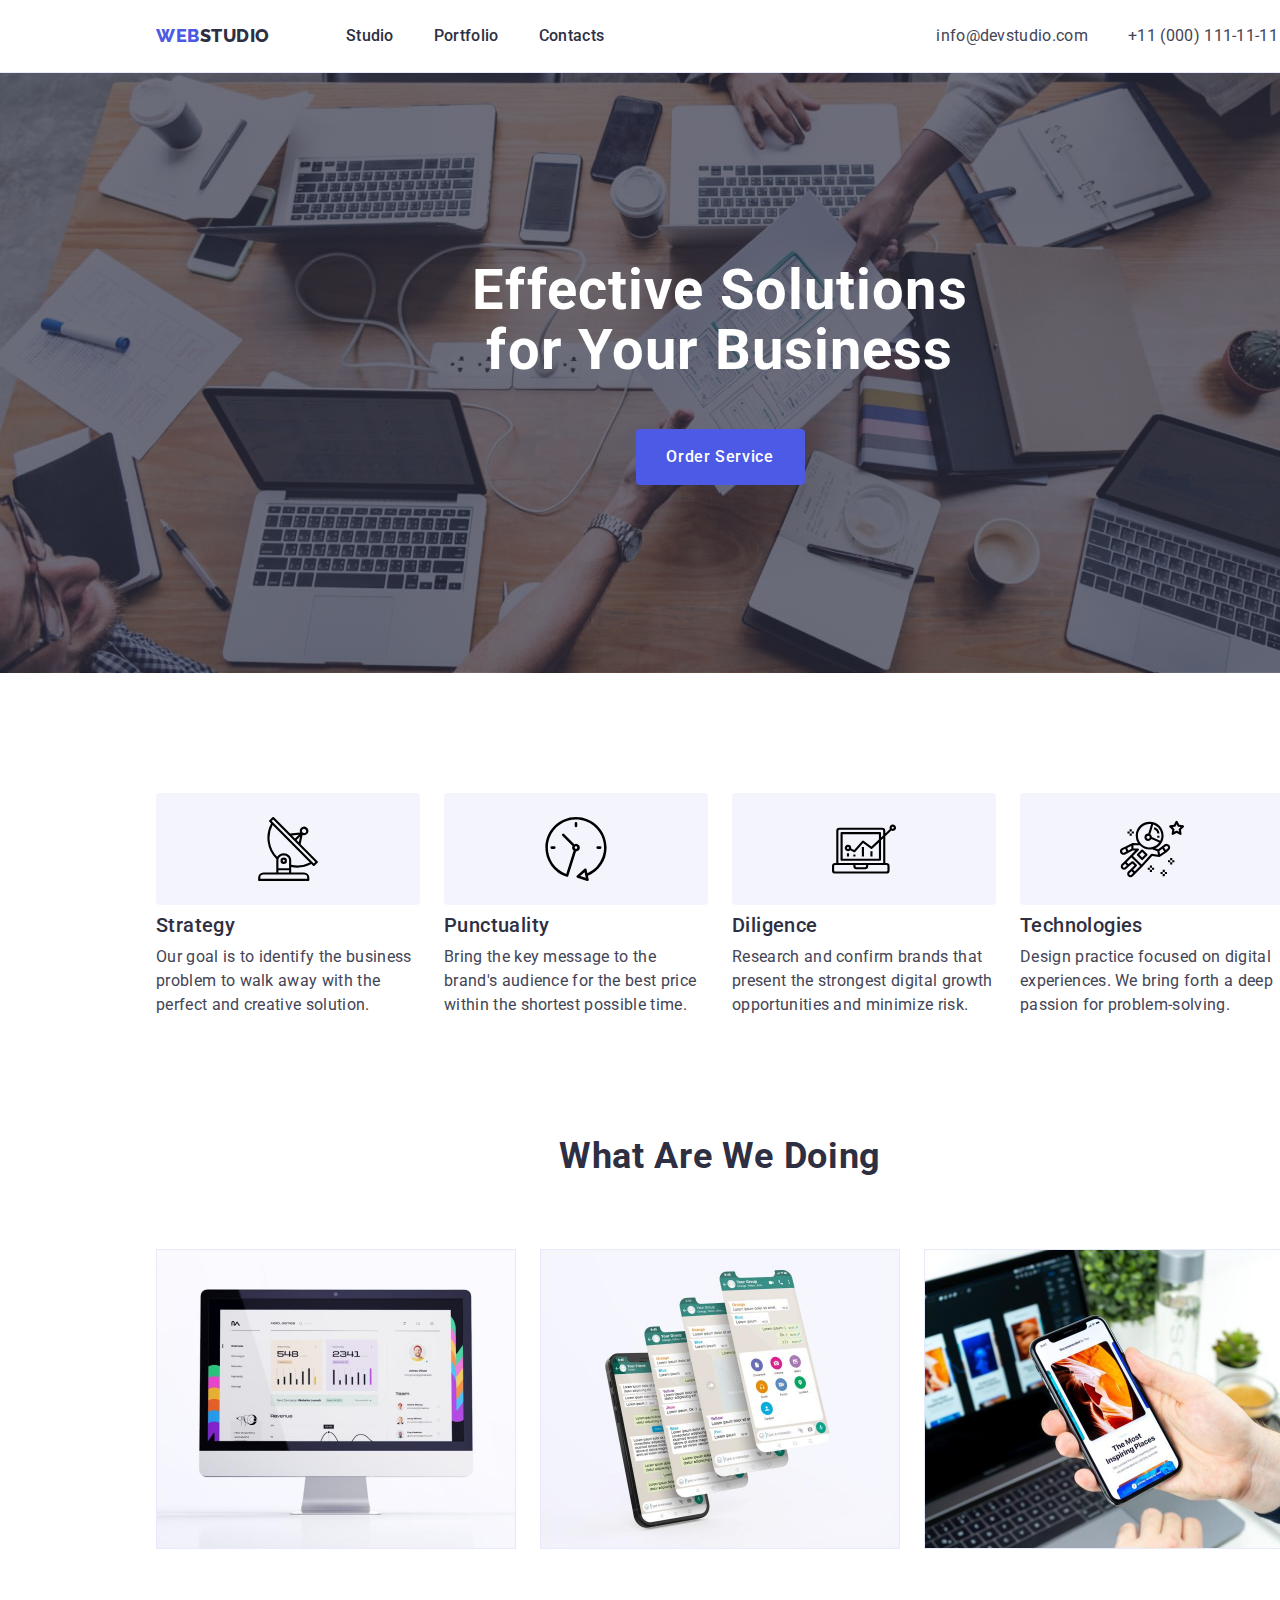
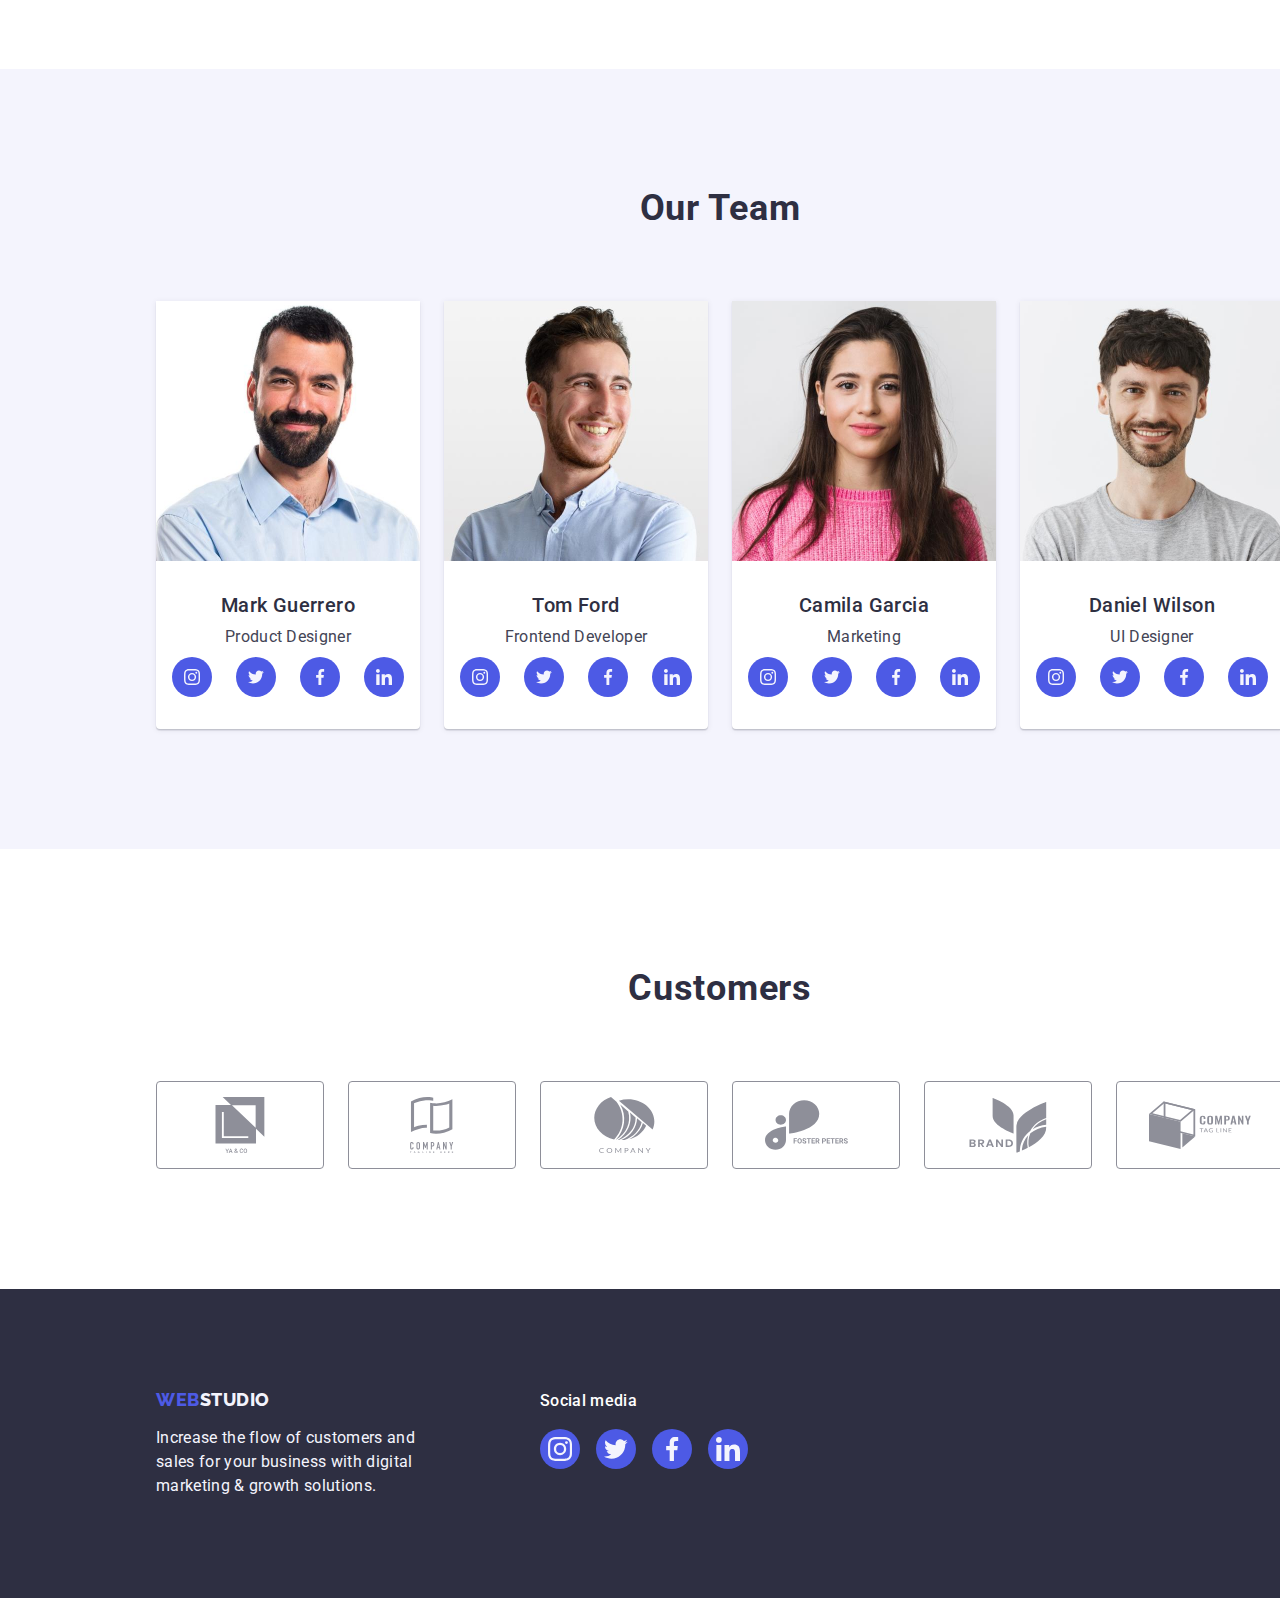
<file: index.html>
<!DOCTYPE html>
<html lang="en">

<head>
  <meta charset="UTF-8">
  <meta http-equiv="X-UA-Compatible" content="IE=edge">
  <meta name="viewport" content="width=device-width, initial-scale=1.0">
  <title>Document</title>
  <link rel="stylesheet" href="https://cdnjs.cloudflare.com/ajax/libs/modern-normalize/2.0.0/modern-normalize.min.css">
  <link rel="stylesheet" href="./CSS/style.css">
  <link rel="preconnect" href="https://fonts.googleapis.com">
  <link rel="preconnect" href="https://fonts.gstatic.com" crossorigin>
  <link href="https://fonts.googleapis.com/css2?family=Raleway:wght@800&family=Roboto:wght@400;500;700;900&display=swap"
    rel="stylesheet">
</head>

<body>
  <header class="page-header">
    <div class="container container-header">
      <nav class="navigation">
        <a href="./index.html" class="logo link">Web<span class="web">Studio</span></a>
        <ul class="navigation-list list">
          <li> <a href="./index.html" class="navigation-link link">Studio</a></li>
          <li> <a href="./portfolio.html" class="navigation-link link">Portfolio</a></li>
          <li><a href="" class="navigation-link link">Contacts</a></li>
        </ul>
      </nav>
      <address class="address">
        <ul class="address-list list">
          <li><a href="mailto:info@devstudio.com" class="address-link link">info@devstudio.com</a></li>
          <li><a href="tel:+110001111111" class="address-link link">+11 (000) 111-11-11</a></li>
        </ul>
      </address>
    </div>
  </header>
  <main>
    <section class="hero">
      <div class="container">
        <h1 class="hero-title">Effective Solutions <br /> for Your Business</h1>
        <button class="button-order" type="button">Order Service</button>
      </div>
    </section>

    <section class="studio-section">
      <div class="container">
        <h2 class="visually-hidden">Studio</h2>
        <ul class="studio list">
          <li class="studio-list">
            <div class="studio-icon">
              <svg class="studio-svg" width="64" height="64">
                <use href="./images/icons.svg#icon-antena"></use>
              </svg>
            </div>
            <h3 class="paragraph-title">Strategy</h3>
            <p class="paragraph-text">
              Our goal is to identify the business problem to walk away with the perfect and creative solution.
            </p>
          </li>
          <li class="studio-list">
            <div class="studio-icon">
              <svg class="studio-svg" width="64" height="64" >
                <use href="./images/icons.svg#icon-clock"></use>
              </svg>
            </div>
            <h3 class="paragraph-title">Punctuality</h3>
            <p class="paragraph-text">Bring the key message to the brand's audience for the best price within the
              shortest possible time.
            </p>
          </li>
          <li class="studio-list">
            <div class="studio-icon">
              <svg class="studio-svg" width="64" height="64" >
                <use href="./images/icons.svg#icon-diagram"></use>
              </svg>
            </div>
            <h3 class="paragraph-title">Diligence</h3>
            <p class="paragraph-text">Research and confirm brands that present the strongest digital growth
              opportunities and minimize risk.
            </p>
          </li>
          <li class="studio-list">
            <div class="studio-icon">
              <svg class="studio-svg" width="64" height="64">
                <use href="./images/icons.svg#icon-astronaut"></use>
              </svg>
            </div>
            <h3 class="paragraph-title">Technologies</h3>
            <p class="paragraph-text">Design practice focused on digital experiences. We bring forth a deep passion for
              problem-solving.
            </p>
          </li>
        </ul>
      </div>
    </section>
    <section class="activity-section">
      <div class="container">
        <h2 class="section-title">What are we doing</h2>
        <ul class="activity list">
          <li class="activity-list">

            <img src="images/monitor_screen.jpg" alt="monitor screen with an open website" width="360">

          </li>
          <li class="activity-list">

            <img src="images/watsapp_view.jpg" alt="interface of the Watsapp" width="360">

          </li>
          <li class="activity-list">

            <img src="images/smartphone.jpg" alt="human hand hlding smartphone" width="360">

          </li>
        </ul>
      </div>
    </section>
    <section class="team">
      <div class="container">
        <h2 class="section-title">Our Team</h2>
        <ul class="team-list list">
          <li class="team-members">
            <img src="images/MarkGuerrero.jpg" alt="a portrait photo of Mark Guerrero" width="264">

              <div class="team-name-position">
            <h3 class="team-names paragraph-title">Mark Guerrero</h3>
            <p class="team-positions paragraph-text">Product Designer</p>
              <ul class="icon list">
                <li class="icon-li">
                  <a href="" class="icon-link link ">
                    <svg class="icon-svg" width="16" height="16">
                      <use href="./images/icons.svg#icon-instagram"></use>
                    </svg>
                  </a>
                </li>
                <li class="icon-li">
                  <a href="" class="icon-link link">
                    <svg class="icon-svg" width="16" height="16">
                      <use href="./images/icons.svg#icon-twitter"></use>
                    </svg>
                  </a>
                </li>
                <li class="icon-li">
                  <a href="" class="icon-link  link">
                    <svg class="icon-svg" width="16" height="16">
                      <use href="./images/icons.svg#icon-facebook"></use>
                    </svg>
                  </a>
                </li>
                <li class="icon-li">
                  <a href="" class="icon-link link">
                    <svg class="icon-svg" width="16" height="16">
                      <use href="./images/icons.svg#icon-linkedin"></use>
                    </svg>
                  </a>
                </li>
              </ul>
            </div>
         
          </li>
          <li class="team-members">

            <img src="images/TomFord.jpg" alt="a portrait photo of Tom Ford" width="264">

            <div class="team-name-position">
            <h3 class="team-names paragraph-title">Tom Ford</h3>
            <p class="team-positions paragraph-text">Frontend Developer</p>
            <ul class="icon list">
              <li class="icon-li">
                <a href="" class="icon-link link">
                  <svg class="icon-svg" width="16" height="16">
                    <use href="./images/icons.svg#icon-instagram"></use>
                  </svg>
                </a>
              </li>
              <li class="icon-li">
                <a href="" class="icon-link link">
                  <svg class="icon-svg" width="16" height="16">
                    <use href="./images/icons.svg#icon-twitter"></use>
                  </svg>
                </a>
              </li>
              <li class="icon-li">
                <a href="" class="icon-link link">
                  <svg class="icon-svg" width="16" height="16">
                    <use href="./images/icons.svg#icon-facebook"></use>
                  </svg>
                </a>
              </li>
              <li class="icon-li">
                <a href="" class="icon-link link">
                  <svg class="icon-svg" width="16" height="16">
                    <use href="./images/icons.svg#icon-linkedin"></use>
                  </svg>
                </a>
              </li>
            </ul>
            </div>
          </li>
          <li class="team-members">

            <img src="images/CamilaGarcia.jpg" alt="a portrait photo of Camila Garcia" width="264">
            <div class="team-name-position">
            <h3 class="team-names paragraph-title">Camila Garcia</h3>
            <p class="team-positions paragraph-text">Marketing</p>
            <ul class="icon list">
              <li class="icon-li">
                <a href="" class="icon-link link">
                  <svg class="icon-svg" width="16" height="16">
                    <use href="./images/icons.svg#icon-instagram"></use>
                  </svg>
                </a>
              </li>
              <li class="icon-li">
                <a href="" class="icon-link link">
                  <svg class="icon-svg" width="16" height="16">
                    <use href="./images/icons.svg#icon-twitter"></use>
                  </svg>
                </a>
              </li>
              <li class="icon-li">
                <a href="" class="icon-link link">
                  <svg class="icon-svg" width="16" height="16">
                    <use href="./images/icons.svg#icon-facebook"></use>
                  </svg>
                </a>
              </li>
              <li class="icon-li">
                <a href="" class="icon-link link">
                  <svg class="icon-svg" width="16" height="16">
                    <use href="./images/icons.svg#icon-linkedin"></use>
                  </svg>
                </a>
              </li>
            </ul>
            </div>
          </li>
          <li class="team-members">

            <img src="images/DanielWilson.jpg" alt="a portrait photo of Daniel Wilson" width="264">
             <div class="team-name-position">
            <h3 class="team-names paragraph-title">Daniel Wilson</h3>
            <p class="team-positions paragraph-text">UI Designer</p>
            <ul class="icon list">
              <li class="icon-li">
                <a href="" class="icon-link link">
                  <svg class="icon-svg" width="16" height="16">
                    <use href="./images/icons.svg#icon-instagram"></use>
                  </svg>
                </a>
              </li>
              <li class="icon-li">
                <a href="" class="icon-link link">
                  <svg class="icon-svg" width="16" height="16">
                    <use href="./images/icons.svg#icon-twitter"></use>
                  </svg>
                </a>
              </li>
              <li class="icon-li">
                <a href="" class="icon-link link">
                  <svg class="icon-svg" width="16" height="16">
                    <use href="./images/icons.svg#icon-facebook"></use>
                  </svg>
                </a>
              </li>
              <li class="icon-li">
                <a href="" class="icon-link link">
                  <svg class="icon-svg" width="16" height="16">
                    <use href="./images/icons.svg#icon-linkedin"></use>
                  </svg>
                </a>
              </li>
            </ul>
             </div>
          </li>
        </ul>
      </div>
    </section>
    <section class="customer">
      <div class="container">
    <h2 class="section-title">Customers</h2>
    <ul class="customer-list list">
        <li class="customer-item">
          <a href="" class="customer-link link">
            <svg class="customer-svg" width="104" height="56">
              <use href="./images/icons.svg#icon-yaco"></use>
            </svg>
          </a>
        </li>
        <li class="customer-item">
          <a href="" class="customer-link link">
            <svg class="customer-svg" width="104" height="56">
              <use href="./images/icons.svg#icon-companyth"></use>
            </svg>
          </a>
        </li>
        <li class="customer-item">
          <a href="" class="customer-link link">
            <svg class="customer-svg" width="104" height="56">
              <use href="./images/icons.svg#icon-company"></use>
            </svg>
          </a>
        </li>
      <li class="customer-item">
        <a href="" class="customer-link link">
          <svg  class="customer-svg" width="104" height="56" >
            <use href="./images/icons.svg#icon-foster"></use>
          </svg>
        </a>
      </li>
      <li class="customer-item">
        <a href="" class="customer-link link">
          <svg class="customer-svg" width="104" height="56" >
            <use href="./images/icons.svg#icon-companytl"></use>
          </svg>
        </a>
      </li>
      <li class="customer-item">
        <a href="" class="customer-link link">
          <svg class="customer-svg" width="104" height="56">
            <use href="./images/icons.svg#icon-brand"></use>
          </svg>
        </a>
      </li>
      
    </ul>

</div>

    </section>
  </main>

  <footer class="footer">
    <div class="container footer-elements">
      <div class="footer-logo-text">
        <a href="./index.html" class="logo link logo-footer">Web<span class="web-footer">Studio</span></a>
      <p class="footer-text">Increase the flow of customers and sales for your business with digital marketing & growth
        solutions.</p>
        </div>
    <div class="footer-social">
      <p class="footer-title-media">Social media</p>
      <ul class="footer-icon list">
        <li class="footer-icon-li">
          <a href="" class="footer-icon-link link">
            <svg class="footer-icon-svg" width="24" height="24">
              <use href="./images/icons.svg#icon-instagram"></use>
            </svg>
          </a>
        </li>
        <li class="footer-icon-li">
          <a href="" class="footer-icon-link link">
            <svg class="footer-icon-svg" width="24" height="24">
              <use href="./images/icons.svg#icon-twitter"></use>
            </svg>
          </a>
        </li>
        <li class="footer-icon-li">
          <a href="" class="footer-icon-link link">
            <svg class="footer-icon-svg" width="24" height="24">
              <use href="./images/icons.svg#icon-facebook"></use>
            </svg>
          </a>
        </li>
        <li class="footer-icon-li">
          <a href="" class="footer-icon-link link">
            <svg class="footer-icon-svg" width="24" height="24">
              <use href="./images/icons.svg#icon-linkedin"></use>
            </svg>
          </a>
        </li>
      </ul>
    </div>
    </div>
  </footer>
</body>

</html>
</file>
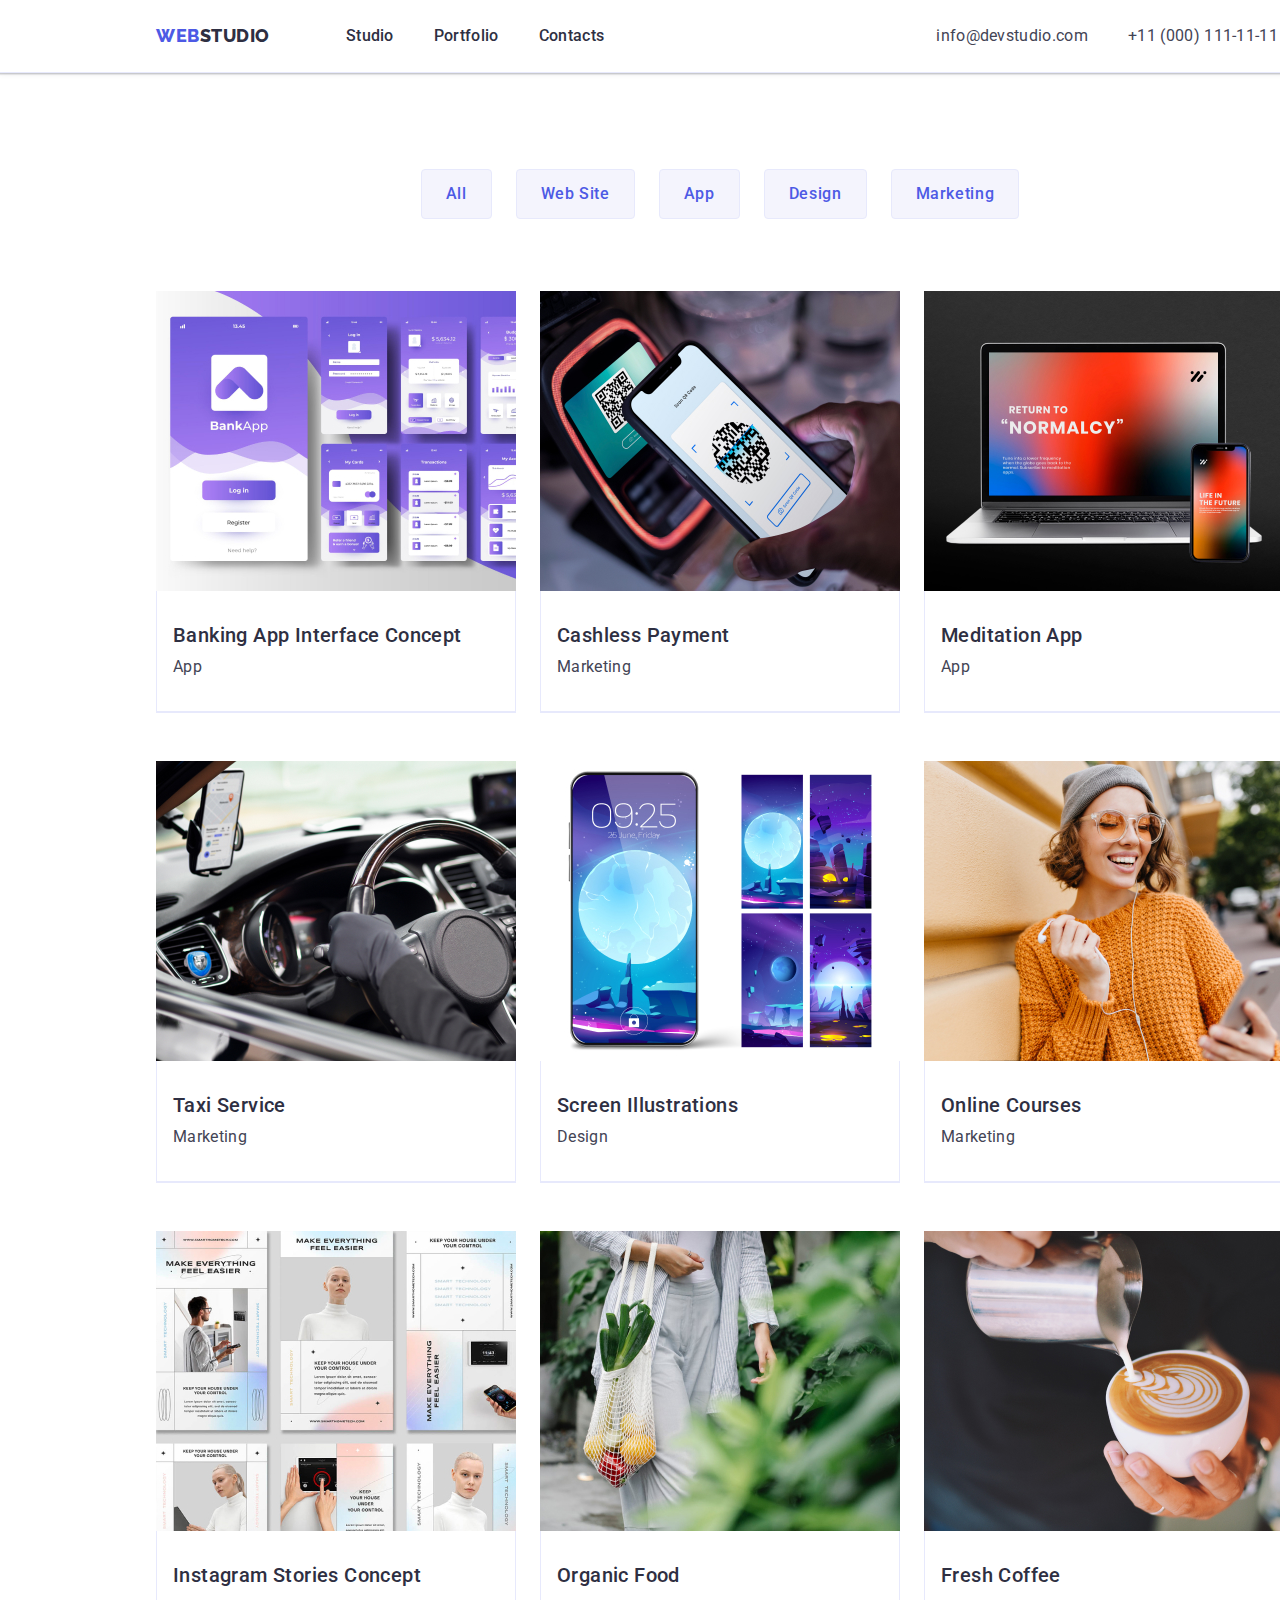
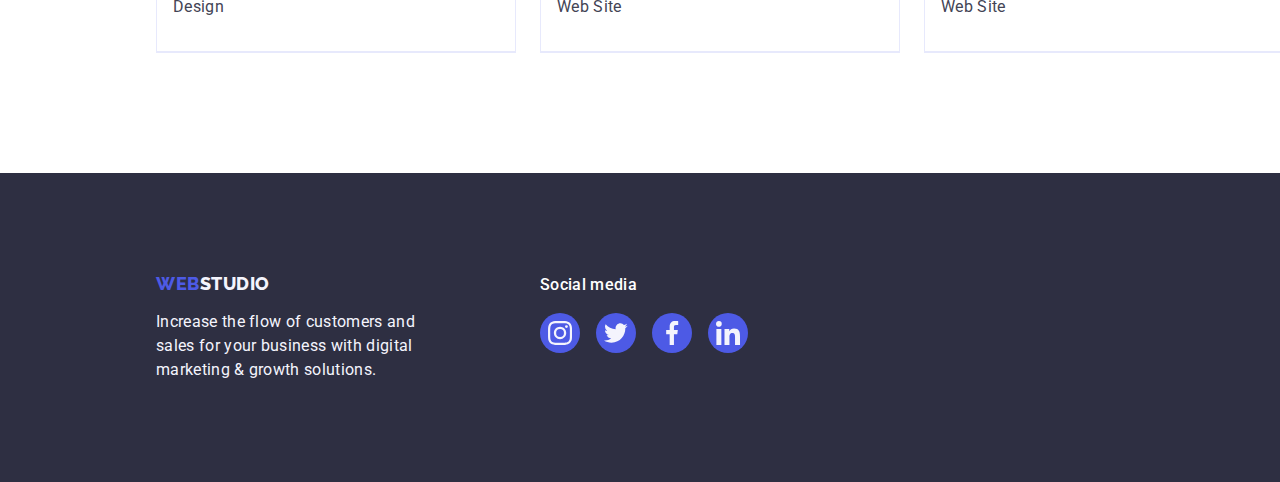
<file: portfolio.html>
<!DOCTYPE html>
<html lang="en">

<head>
    <meta charset="UTF-8">
    <meta http-equiv="X-UA-Compatible" content="IE=edge">
    <meta name="viewport" content="width=device-width, initial-scale=1.0">
    <title>Document</title>
    <link rel="stylesheet"
        href="https://cdnjs.cloudflare.com/ajax/libs/modern-normalize/2.0.0/modern-normalize.min.css">
    <link rel="stylesheet" href="./CSS/style.css">
    <link rel="preconnect" href="https://fonts.googleapis.com">
    <link rel="preconnect" href="https://fonts.gstatic.com" crossorigin>
    <link
        href="https://fonts.googleapis.com/css2?family=Raleway:wght@800&family=Roboto:wght@400;500;700;900&display=swap"
        rel="stylesheet">
</head>

<body>
    <header class="page-header">
        <div class="container container-header">
            <nav class="navigation">
                <a href="./index.html" class="logo link">Web<span class="web">Studio</span></a>
                <ul class="navigation-list list">
                    <li> <a href="./index.html" class="navigation-link link">Studio</a></li>
                    <li> <a href="./portfolio.html" class="navigation-link link">Portfolio</a></li>
                    <li><a href="" class="navigation-link link">Contacts</a></li>
                </ul>
            </nav>
            <address class="address">
                <ul class="address-list list">
                    <li><a href="mailto:info@devstudio.com" class="address-link link">info@devstudio.com</a></li>
                    <li><a href="tel:+110001111111" class="address-link link">+11 (000) 111-11-11</a></li>
                </ul>
            </address>
        </div>
    </header>
    <main>
        <section class="portfolio-section">
            <div class="container">
                <h1 class="visually-hidden">Filter</h1>
                <ul class="portfolio-list list">
                    <li> <button class="portfolio-button" type="button">All</button></li>
                    <li> <button class="portfolio-button" type="button">Web Site</button></li>
                    <li> <button class="portfolio-button" type="button">App</button></li>
                    <li> <button class="portfolio-button" type="button">Design</button></li>
                    <li> <button class="portfolio-button" type="button">Marketing</button></li>
                </ul>

                <ul class="portfolio-all-list list">
                    <li class="portfolio-all-list-li" > <a href="" class="portfolio-all-link link">
                            <img src="./images/bankapp.jpg" alt="Banking App Interface Concept" width="360">
                            <div class="paragraph-title-text">
                            <h2 class="paragraph-title">Banking App Interface Concept</h2>
                            <p class="paragraph-text">App</p>
                            </div>
                        </a>
                    </li>
                    <li class="portfolio-all-list-li"> <a href="" class="portfolio-all-link link">
                            <img src="./images/cashless.jpg" alt="A process of Cashless Payment" width="360">
                            <div class="paragraph-title-text">
                            <h2 class="paragraph-title">Cashless Payment</h2>
                            <p class="paragraph-text">Marketing</p>
                            </div>
                        </a>
                    </li>
                    <li class="portfolio-all-list-li"><a href="" class="portfolio-all-link link">
                            <img src="./images/meditation.jpg" alt="Laptop and smartphone" width="360">
                            <div class="paragraph-title-text">
                            <h2 class="paragraph-title">Meditation App</h2>
                            <p class="paragraph-text">App</p>
                            </div>
                        </a>
                    </li>
                    <li class="portfolio-all-list-li"> <a href="" class="portfolio-all-link link">
                            <img src="./images/taxi.jpg" alt="interior of the car" width="360">
                            <div class="paragraph-title-text">
                            <h2 class="paragraph-title">Taxi Service</h2>
                            <p class="paragraph-text">Marketing</p>
                            </div>
                        </a>
                    </li>
                    <li class="portfolio-all-list-li"> <a href="" class="portfolio-all-link link">
                            <img src="./images/screan.jpg" alt="images on the smartphone screen" width="360">
                            <div class="paragraph-title-text">
                            <h2 class="paragraph-title">Screen Illustrations</h2>
                            <p class="paragraph-text">Design</p>
                            </div>
                        </a>
                    </li>
                    <li class="portfolio-all-list-li"> <a href="" class="portfolio-all-link link">
                            <img src="./images/online.jpg" alt="Happy woman" width="360">
                            <div class="paragraph-title-text">
                            <h2 class="paragraph-title">Online Courses</h2>
                            <p class="paragraph-text">Marketing</p>
                            </div>
                        </a>
                    </li>
                    <li class="portfolio-all-list-li"> <a href="" class="portfolio-all-link link">
                            <img src="./images/instagram.jpg" alt="Instagram Stories" width="360">
                            <div class="paragraph-title-text">
                            <h2 class="paragraph-title">Instagram Stories Concept</h2>
                            <p class="paragraph-text">Design</p>
                            </div>
                        </a>
                    </li>
                    <li class="portfolio-all-list-li"> <a href="" class="portfolio-all-link link">
                            <img src="./images/organic.jpg" alt="a woman carries a bag of fruit" width="360">
                            <div class="paragraph-title-text">
                            <h2 class="paragraph-title">Organic Food</h2>
                            <p class="paragraph-text">Web Site</p>
                            </div>
                        </a>
                    </li>
                    <li class="portfolio-all-list-li"> <a href="" class="portfolio-all-link link">
                            <img src="./images/fresh.jpg" alt="the process of making cappuccino" width="360">
                            <div class="paragraph-title-text">
                            <h2 class="paragraph-title">Fresh Coffee</h2>
                            <p class="paragraph-text">Web Site</p>
                            </div>
                        </a>
                    </li>
                </ul>
            </div>
        </section>
    </main>
<footer class="footer">
    <div class="container footer-elements">
        <div class="footer-logo-text">
            <a href="./index.html" class="logo link logo-footer">Web<span class="web-footer">Studio</span></a>
            <p class="footer-text">Increase the flow of customers and sales for your business with digital marketing &
                growth
                solutions.</p>
        </div>
        <div class="footer-social">
            <p class="footer-title-media">Social media</p>
            <ul class="footer-icon list">
                <li class="footer-icon-li">
                    <a href="" class="footer-icon-link link">
                        <svg class="footer-icon-svg" width="24" height="24">
                            <use href="./images/icons.svg#icon-instagram"></use>
                        </svg>
                    </a>
                </li>
                <li class="footer-icon-li">
                    <a href="" class="footer-icon-link link">
                        <svg class="footer-icon-svg" width="24" height="24">
                            <use href="./images/icons.svg#icon-twitter"></use>
                        </svg>
                    </a>
                </li>
                <li class="footer-icon-li">
                    <a href="" class="footer-icon-link link">
                        <svg class="footer-icon-svg" width="24" height="24">
                            <use href="./images/icons.svg#icon-facebook"></use>
                        </svg>
                    </a>
                </li>
                <li class="footer-icon-li">
                    <a href="" class="footer-icon-link link">
                        <svg class="footer-icon-svg" width="24" height="24">
                            <use href="./images/icons.svg#icon-linkedin"></use>
                        </svg>
                    </a>
                </li>
            </ul>
        </div>
    </div>
</footer>
</body>

</html>
</file>
<file: CSS/style.css>
:root {
    --background-cornflower: #E7E9FC;
    --background-navy: #2E2F42;
    --button-blue-iris: #4D5AE5;
    --text-slate: #434455;
    --background-cloud: #F4F4FD;
    --base-white: #FFFFFF;
    --text-slate: #434455;
    --button-blue-active-ocean: #404BBF;
    --background-activity: #E5E5E5;
    --lite-slate :#8E8F99;
    --green: #31D0AA;
}

h1,
h2,
h3,
h4,
h5,
h6,
p {
    margin-top: 0;
    margin-bottom: 0;
}

ul,
ol {
   
    margin: 0;
    padding-left: 0;
}

img {
    display: block;
}

body {
    background-color: var(--base-white);
    color: var(--text-slate);
    font-family: 'Roboto', sans-serif;
    font-style: normal;
    font-weight: 400;
    font-size: 16px;
    line-height: 1.3;
    letter-spacing: 0.02em;
    width: 1440px;
}

/* header*/
.page-header {
    background-color: var(--base-white);
    border-bottom: 1px solid var(--background-cornflower);
    padding: 24px 0;
    box-shadow: 0px 2px 1px rgba(46, 47, 66, 0.08), 0px 1px 1px rgba(46, 47, 66, 0.16), 0px 1px 6px rgba(46, 47, 66, 0.08);
}

.container {
    width: 1158px;
    margin-left: auto;
    margin-right: auto;
    padding: 0 15px;
}

.list {
    list-style: none;
}


.container-header,
nav,
.navigation-list,
.address-list {
    display: flex;
}



/* logo*/
.logo {
    color: var(--button-blue-iris);
    text-decoration: none;
    font-family: 'Raleway', sans-serif;
    font-weight: 800;
    font-size: 18px;
    line-height: 1.17;
    letter-spacing: 0.03em;
    text-transform: uppercase;
   margin-right: 76px;
}

.web {
    color: var(--background-navy);
    
}

/* navigation*/
.navigation {
    align-items: center;
}
.navigation-link {
    color: var(--background-navy);
    font-weight: 500;
    font-size: 16px;
    line-height: 1.5;
    letter-spacing: 0.02em;
    text-decoration: none;
    padding: 24px 0;
}


.navigation-list:not(:first-child) {
    gap: 40px;
}
.navigation-list li:last-child {
    margin-right: 0;
}

.navigation-link:hover {
    color: var(--button-blue-active-ocean);
}

.navigation-link:focus {
    color: var(--button-blue-active-ocean);

}

/* address*/
.address {
    font-style: normal;
    margin-left: 332px;
}

.address-link {
    color: var(--text-slate);
    text-decoration: none;
    line-height: 1.5;
}

.address-list li:not(:last-child) {
    margin-right: 40px;
}

.address-link:hover {
    color: var(--button-blue-active-ocean);
}

.address-link:focus {
    color: var(--button-blue-active-ocean);
}

/* main*/
/* hero*/
button {
    cursor: pointer;
}


.hero {
    background-color: var(--background-navy);
    padding: 188px 0;
    max-width: 1440px;
    max-height: 600px;
    margin-left: auto;
    margin-right: auto;
    background-image: linear-gradient( rgba(46, 47, 66, 0.70), rgba(46, 47, 66, 0.70)),  url(../images/people-office.jpg); 
    background-repeat: no-repeat;
    background-position: center;
    background-size: cover;

}

.hero-title {
    color: var(--base-white);
    font-weight: 700;
    font-size: 56px;
    line-height: 1.07;
    letter-spacing: 0.02em;
    text-align: center;
    margin-bottom: 48px;
    max-width: 496px;
margin-left: auto;
    margin-right: auto;
}

.button-order {
    background-color: var(--button-blue-iris);
    color: var(--base-white);
    font-family: inherit;
    font-weight: 500;
    font-size: 16px;
    line-height: 1.5;
    letter-spacing: 0.04em;
    text-align: center;
    min-height: 56px;
    display: block;
    min-width: 169px;
    margin-left: auto;
    margin-right: auto;
    border: none;
    border-radius: 4px;
}

.button-order:hover {
    background-color: var(--button-blue-active-ocean);
}

.button-order:focus {
    background-color: var(--button-blue-active-ocean);
}

/* Studio*/

.studio-section {
    padding: 120px 0;
}
.visually-hidden {
    position: absolute;
    width: 1px;
    height: 1px;
    margin: -1px;
    border: 0;
    padding: 0;
    white-space: nowrap;
    clip-path: inset(100%);
    clip: rect(0 0 0 0);
    overflow: hidden;
}

.studio {
    display: flex;
    width: 1128px;
    justify-content: space-between;
    gap: 24px;
}
.studio:last-child {
    margin-right: 0;
}
.studio-list {
    width: 264px;

}
.studio-icon {
    background-color: var(--background-cloud);
    width: 264px;
    height: 112px;
    display: flex;
    align-items: center;
    justify-content: center;
    margin-bottom: 8px;
    border-radius: 4px;
    
}
.studio-svg {
    display: flex;
    margin: 24px 100px;
    width: 64px;
    height: 64px; 
}

.paragraph-title {
    color: var(--background-navy);
    font-weight: 500;
    font-size: 20px;
    line-height: 1.2;
    letter-spacing: 0.02em;
    margin-bottom: 8px;
   
    
}

.paragraph-text {
    color: var(--text-slate);
    font-size: 16px;
    line-height: 1.5;
    letter-spacing: 0.02em;
    color: var(--text-slate);
    line-height: 1.5;
    
}

/* activity*/
.activity-section {
    padding-bottom: 120px;
}
.section-title {
    color: var(--background-navy);
    font-weight: 700;
    font-size: 36px;
    line-height: 1.11;
    text-align: center;
    text-transform: capitalize;
    letter-spacing: 0.02em;
    margin-bottom: 72px;
}

.activity {
    display: flex;
    justify-content: space-between;
   
    gap: 24px;
}

.activity:last-child {
    margin-right: 0;
}
.activity-list {
    width: calc((100% - 48px) / 3);
}
/* team */
.team {
    background-color: var(--background-cloud);
    padding: 120px 0;
}

.team-list {
    display: flex;
    justify-content: space-between;
    gap: 24px;
   
}
.team-list:last-child {
    margin-right: 0;
}
.team-members {
    background-color: var(--base-white);
    width: calc((100% - 72px) / 4);
    border-radius: 0px 0px 4px 4px;
    box-shadow: 0px 2px 1px 0px rgba(46, 47, 66, 0.08), 0px 1px 1px 0px rgba(46, 47, 66, 0.16), 0px 1px 6px 0px rgba(46, 47, 66, 0.08);
}
.team-name-position {
    padding: 32px 16px;
}
.team-names {
    margin-bottom: 8px;
}
.team-names,
.team-positions {
    text-align: center;
}
.icon {
    display: flex;
    max-width: 264px;
    justify-content: center;
    gap: 24px;
   
    margin-top: 8px;
}
.icon-link {
    width: 40px;
    height: 40px;
    background-color: var(--button-blue-iris);
    border-radius: 50%;
    display: flex;
    justify-content: center;
    align-items: center;
}
.icon-link:hover {
    background-color: var(--button-blue-active-ocean);
}
.icon-link:focus {
    background-color: var(--button-blue-active-ocean);
}
.icon-svg {
    fill: var(--background-cloud);
    width: 16px;
    height: 16px;
    display: flex;
    margin: 12px;
}

/* Customer */
.customer {
        background-color: var(--base-white);
        padding: 120px 0;
    }
.customer-list {
    display: flex;
    justify-content: center;
    gap: 24px;
}

.customer-link {
    width: 168px;
    height: 88px;
    border-radius: 4px;
    border: 1px solid var(--lite-slate);
    color: var(--lite-slate);
    display: flex;
    align-items: center;
    justify-content: center;
    padding: 16px 32px;
}
.customer-link:hover{
    border: 1px solid var(--button-blue-active-ocean);
    color: var(--button-blue-active-ocean);
}
.customer-link:focus {
    border: 1px solid var(--button-blue-active-ocean);
    color: var(--button-blue-active-ocean);
}
.customer-link:hover svg:hover {
   fill: var(--button-blue-active-ocean);
}

.customer-link:focus svg:focus {
        fill: var(--button-blue-active-ocean);
}

.customer-svg {
    fill: currentColor;
    width: 104px;
    height: 56px;
    display: flex;
}
/* footer */
.footer {
    background-color: var(--background-navy);
    padding: 100px 0;
}
.footer-elements {
    display: flex;
    align-items: baseline
}
.footer-logo-text {
    display: block;
    margin-right: 120px;
}
.logo-footer {
    display: inline-block;
    margin-bottom: 16px;
}
.web-footer {
    color: var(--background-cloud);
}

.footer-text {
    color: var(--background-cloud);
    line-height: 1.5;
    max-width: 264px; 
}
.footer-title-media{
    font-size: 16px;
        font-family: Roboto;
        font-weight: 500;
        line-height: 1.5;
        letter-spacing: 0.02em;
        color: var(--base-white);
        margin-bottom: 16px;
}
.footer-icon {
    display: flex;
    max-width: 264px;
    justify-content: center;
    gap: 16px;
    
}

.footer-icon-link {
    width: 40px;
    height: 40px;
    background-color: var(--button-blue-iris);
    border-radius: 50%;
    display: flex;
    justify-content: center;
    align-items: center;
}
.footer-icon-link:hover {
    background-color: var(--green);
}
.footer-icon-link:focus {
    background-color: var(--green);
}


.footer-icon-svg {
    fill: var(--background-cloud);
    width: 24px;
    height: 24px;
    display: flex;
    margin: 8px;
}

/* PORTFOLIO */
.portfolio-section {
    padding-top: 96px;
     padding-bottom: 120px;
}
.portfolio-list {
    display: flex;
    justify-content: center;
    margin-bottom: 72px
    
}

.portfolio-button {
    color: var(--button-blue-iris);
    background-color: var(--background-cloud);
    font-family: inherit;
    font-weight: 500;
    letter-spacing: 0.04em;
    font-size: 16px;
    line-height: 1.5;
    text-align: center;
    border-radius: 4px;
    border: 1px solid var(--background-cornflower);
    padding: 12px 24px;
}

.portfolio-list li:not(:last-child) {
    margin-right: 24px;
    
}

.portfolio-button:hover {
    color: var(--base-white);
    background-color: var(--button-blue-active-ocean);
    border: 1px solid transparent;
    box-shadow: 0px 2px 2px 0px rgba(0, 0, 0, 0.12), 0px 2px 1px 0px rgba(0, 0, 0, 0.08), 0px 3px 1px 0px rgba(0, 0, 0, 0.10);
}

.portfolio-button:focus {
    color: var(--base-white);
    background-color: var(--button-blue-active-ocean);
    border: 1px solid transparent;
    box-shadow: 0px 2px 2px 0px rgba(0, 0, 0, 0.12), 0px 2px 1px 0px rgba(0, 0, 0, 0.08), 0px 3px 1px 0px rgba(0, 0, 0, 0.10);
}
.portfolio-all-list {
    display: flex;
        flex-wrap: wrap;
        row-gap: 48px;
}

.portfolio-all-list-li {
    border-bottom: 1px solid var(--background-cornflower);
    width: calc((100% - 48px) / 3);
}


.portfolio-all-list-li:nth-last-child(-n + 3) {
    margin-bottom: 0;
}
.paragraph-title-text {
    padding: 32px 16px;
    border: 1px solid var(--background-cornflower);
    border-top: none;
}
.portfolio-all-list-li:not(:nth-child(3n+3)) {
    margin-right: 24px;
}

.portfolio-all-list-li:nth-last-child(-n + 3) {
    margin-bottom: 0;
}

.portfolio-all-link {
    text-decoration: none;
    display: block;
}
.portfolio-all-link:hover {
    box-shadow: 0px 2px 1px 0px rgba(46, 47, 66, 0.08), 0px 1px 1px 0px rgba(46, 47, 66, 0.16), 0px 1px 6px 0px rgba(46, 47, 66, 0.08);
}
.portfolio-all-link:focus {
    box-shadow: 0px 2px 1px 0px rgba(46, 47, 66, 0.08), 0px 1px 1px 0px rgba(46, 47, 66, 0.16), 0px 1px 6px 0px rgba(46, 47, 66, 0.08);
}
</file>
